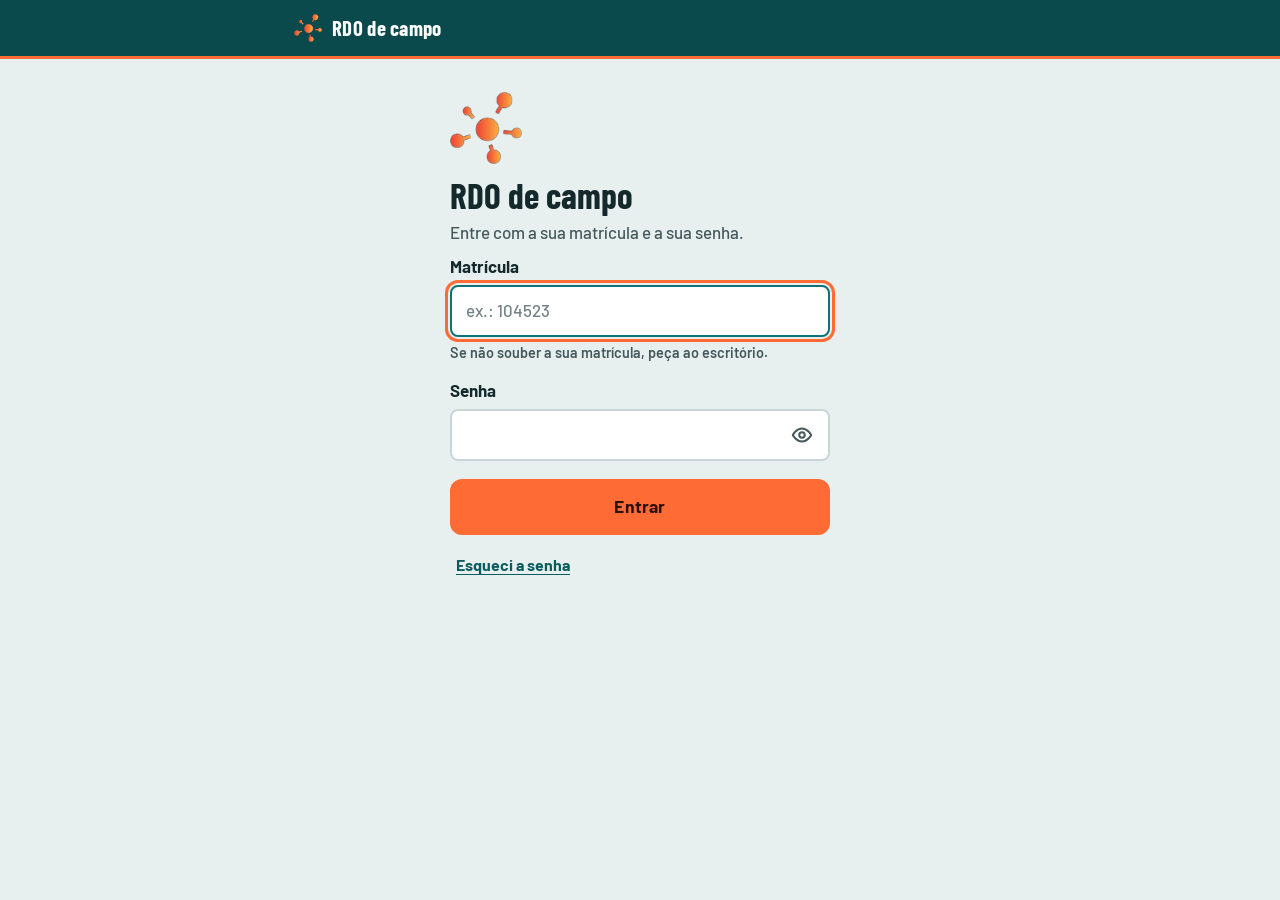
<file: campo/index.html>
<!doctype html>
<html lang="pt-BR">
<head>
  <meta charset="utf-8">
<script src="../modo.js"></script>
<script>if (window.RDO_MODO === 'teste') location.replace('../demo/campo/');</script>
  <meta name="viewport" content="width=device-width, initial-scale=1, viewport-fit=cover">
  <meta name="theme-color" content="#0a4a4d">
  <meta name="color-scheme" content="light dark">
  <meta name="apple-mobile-web-app-capable" content="yes">
  <meta name="mobile-web-app-capable" content="yes">
  <meta name="apple-mobile-web-app-status-bar-style" content="black-translucent">
  <meta name="apple-mobile-web-app-title" content="RDO Mariuá">
  <title>RDO de campo · Mariuá</title>
  <link rel="manifest" href="manifest.webmanifest">
  <link rel="icon" href="icons/favicon-32.png" sizes="32x32">
  <link rel="apple-touch-icon" href="icons/apple-touch-icon.png">
  <link rel="preload" href="fonts/barlow-latin-500-normal.woff2" as="font" type="font/woff2" crossorigin>
  <link rel="preload" href="fonts/barlow-latin-700-normal.woff2" as="font" type="font/woff2" crossorigin>
  <link rel="stylesheet" href="app.css">
</head>
<body>

<!-- Barra do topo: muda de conteúdo conforme a tela -->
<header class="topo" id="topo">
  <div class="topo-in">
    <button class="topo-voltar" id="topo-voltar" type="button" hidden>
      <svg viewBox="0 0 24 24" aria-hidden="true"><path d="M15 5l-7 7 7 7"/></svg>
      <span>Voltar</span>
    </button>
    <div class="topo-marca" id="topo-marca">
      <img src="icons/logo-96.png" alt="" width="28" height="28">
      <div class="topo-tx">
        <strong id="topo-titulo">RDO de campo</strong>
        <span id="topo-sub"></span>
      </div>
    </div>
    <button class="selo" id="selo" type="button" hidden aria-live="polite">
      <span class="selo-ponto" aria-hidden="true"></span>
      <span id="selo-tx">Tudo enviado</span>
    </button>
  </div>
</header>

<main id="app">

  <!-- Abrindo -->
  <section class="tela" id="tela-abrindo">
    <div class="abrindo"><img src="icons/logo-96.png" alt="" width="64" height="64"><p>Abrindo…</p></div>
  </section>

  <!-- Login -->
  <section class="tela" id="tela-login" hidden>
    <div class="login">
      <img src="icons/logo-96.png" alt="" width="72" height="72" class="login-logo">
      <h1>RDO de campo</h1>
      <p class="login-sub">Entre com a sua matrícula e a sua senha.</p>
      <form id="form-login" novalidate>
        <label for="lg-usuario">Matrícula</label>
        <input id="lg-usuario" type="text" inputmode="numeric" autocomplete="username" autocapitalize="none" autocorrect="off" spellcheck="false"
               placeholder="ex.: 104523" aria-describedby="lg-usuario-dica" required>
        <p class="dica-campo" id="lg-usuario-dica">Se não souber a sua matrícula, peça ao escritório.</p>
        <label for="lg-senha">Senha</label>
        <div class="senha">
          <input id="lg-senha" type="password" autocomplete="current-password" required>
          <button type="button" class="senha-ver" id="lg-ver" aria-label="Mostrar senha" aria-pressed="false">
            <svg viewBox="0 0 24 24" aria-hidden="true"><path d="M2 12s3.6-7 10-7 10 7 10 7-3.6 7-10 7S2 12 2 12z"/><circle cx="12" cy="12" r="3"/></svg>
          </button>
        </div>
        <p class="msg" id="lg-msg" role="alert"></p>
        <button class="bt bt-sinal" type="submit" id="lg-entrar">Entrar</button>
        <button class="bt-link" type="button" id="lg-esqueci">Esqueci a senha</button>
      </form>
    </div>
  </section>

  <!-- Escolher equipe -->
  <section class="tela" id="tela-equipe" hidden>
    <div class="miolo">
      <h1 class="tit">Qual é a sua equipe?</h1>
      <p class="sub">Escolha uma vez. O app guarda neste celular, e dá para trocar depois em Ajustes.</p>
      <label class="rot" for="eq-busca">Procurar por nome ou código</label>
      <input id="eq-busca" type="search" autocomplete="off" placeholder="Ex.: Alan ou ALAN-IRC">
      <p class="msg" id="eq-msg"></p>
      <ul class="lista-eq" id="eq-lista"></ul>
      <details class="eq-manual" id="eq-manual">
        <summary>Minha equipe não está na lista</summary>
        <label class="rot" for="eq-m-cod">Código da equipe</label>
        <input id="eq-m-cod" type="text" autocapitalize="characters" placeholder="Ex.: ALAN-IRC">
        <label class="rot" for="eq-m-enc">Nome do encarregado</label>
        <input id="eq-m-enc" type="text" autocapitalize="words">
        <button class="bt bt-linha" type="button" id="eq-m-ok">Usar esta equipe</button>
      </details>
    </div>
  </section>

  <!-- Início -->
  <section class="tela" id="tela-inicio" hidden>
    <div class="miolo">
      <p class="hoje-dia" id="ini-dia"></p>
      <h1 class="hoje-eq" id="ini-eq"></h1>
      <p class="hoje-enc" id="ini-enc"></p>

      <div class="recados" id="ini-recado" hidden></div>
      <div class="aviso" id="ini-aviso" hidden></div>

      <div id="ini-prog-bloco" hidden>
        <div class="sec-cab">
          <h2 class="sec-tit">Programado para hoje</h2>
          <button class="bt bt-linha bt-p bt-sinc" type="button" id="ini-sinc" aria-describedby="ini-prog-quando">
            <svg viewBox="0 0 24 24" aria-hidden="true"><path d="M20 11a8 8 0 0 0-14.6-4.4L4 8"/><path d="M4 3v5h5"/><path d="M4 13a8 8 0 0 0 14.6 4.4L20 16"/><path d="M20 21v-5h-5"/></svg>
            <span id="ini-sinc-tx">Sincronizar</span>
          </button>
        </div>
        <p class="sec-nota" id="ini-prog-quando" aria-live="polite"></p>
        <ul class="linhas" id="ini-prog"></ul>
      </div>

      <h2 class="sec-tit">RDOs de hoje</h2>
      <ul class="linhas" id="ini-hoje"></ul>

      <div id="ini-ant-bloco" hidden>
        <h2 class="sec-tit">Dias anteriores</h2>
        <ul class="linhas" id="ini-ant"></ul>
      </div>

      <div class="instalar" id="ini-instalar" hidden>
        <p id="ini-instalar-tx"></p>
        <div class="instalar-bts">
          <button class="bt bt-linha bt-p" type="button" id="ini-instalar-bt">Instalar</button>
          <button class="bt-link" type="button" id="ini-instalar-nao">Agora não</button>
        </div>
      </div>

      <button class="bt-link ajustes" type="button" id="ini-ajustes">
        <svg viewBox="0 0 24 24" aria-hidden="true"><circle cx="12" cy="12" r="3"/><path d="M19.4 15a1.7 1.7 0 0 0 .3 1.8l.1.1a2 2 0 1 1-2.8 2.8l-.1-.1a1.7 1.7 0 0 0-1.8-.3 1.7 1.7 0 0 0-1 1.5V21a2 2 0 1 1-4 0v-.1a1.7 1.7 0 0 0-1.1-1.5 1.7 1.7 0 0 0-1.8.3l-.1.1a2 2 0 1 1-2.8-2.8l.1-.1a1.7 1.7 0 0 0 .3-1.8 1.7 1.7 0 0 0-1.5-1H3a2 2 0 1 1 0-4h.1a1.7 1.7 0 0 0 1.5-1.1 1.7 1.7 0 0 0-.3-1.8l-.1-.1a2 2 0 1 1 2.8-2.8l.1.1a1.7 1.7 0 0 0 1.8.3H9a1.7 1.7 0 0 0 1-1.5V3a2 2 0 1 1 4 0v.1a1.7 1.7 0 0 0 1 1.5 1.7 1.7 0 0 0 1.8-.3l.1-.1a2 2 0 1 1 2.8 2.8l-.1.1a1.7 1.7 0 0 0-.3 1.8V9a1.7 1.7 0 0 0 1.5 1H21a2 2 0 1 1 0 4h-.1a1.7 1.7 0 0 0-1.5 1z"/></svg>
        Ajustes
      </button>
    </div>
    <div class="rodape">
      <button class="bt bt-sinal" type="button" id="ini-novo">
        <svg viewBox="0 0 24 24" aria-hidden="true"><path d="M12 5v14M5 12h14"/></svg>
        Novo RDO
      </button>
    </div>
  </section>

  <!-- Editor do RDO -->
  <section class="tela" id="tela-rdo" hidden>
    <nav class="trilho" id="trilho" aria-label="Partes do RDO"></nav>
    <form class="rdo" id="form-rdo" novalidate autocomplete="off">

      <fieldset class="parte" id="p-obra" data-parte="obra">
        <legend>Obra</legend>
        <label class="rot" for="r-data">Dia do serviço</label>
        <input id="r-data" name="data" type="date" required>
        <div id="r-prog-bloco" hidden>
          <p class="rot">Programado para a equipe neste dia</p>
          <div class="escolhas-obra" id="r-prog" role="radiogroup" aria-label="Obra programada"></div>
        </div>
        <div class="dupla">
          <div>
            <label class="rot" for="r-pep">PEP ou nº da obra</label>
            <input id="r-pep" name="pep" type="text" autocapitalize="characters">
          </div>
          <div>
            <label class="rot" for="r-mun">Município</label>
            <input id="r-mun" name="municipio" type="text" autocapitalize="words">
          </div>
        </div>
        <label class="rot" for="r-nome">Nome da obra</label>
        <input id="r-nome" name="nome_obra" type="text">
        <label class="rot" for="r-ativ">Atividade programada</label>
        <input id="r-ativ" name="atividade" type="text">
      </fieldset>

      <fieldset class="parte" id="p-horario" data-parte="horario">
        <legend>Horário</legend>
        <div class="dupla horas">
          <div>
            <label class="rot" for="r-ini">Início</label>
            <div class="hora">
              <input id="r-ini" name="hora_inicio" type="time" required>
              <button class="bt-agora" type="button" data-agora="r-ini">Agora</button>
            </div>
          </div>
          <div>
            <label class="rot" for="r-fim">Término</label>
            <div class="hora">
              <input id="r-fim" name="hora_fim" type="time">
              <button class="bt-agora" type="button" data-agora="r-fim">Agora</button>
            </div>
          </div>
        </div>
      </fieldset>

      <fieldset class="parte" id="p-clima" data-parte="clima">
        <legend>Clima</legend>
        <p class="rot" id="rot-manha">Manhã</p>
        <div class="seg" role="radiogroup" aria-labelledby="rot-manha" data-campo="clima_manha"></div>
        <p class="rot" id="rot-tarde">Tarde</p>
        <div class="seg" role="radiogroup" aria-labelledby="rot-tarde" data-campo="clima_tarde"></div>
      </fieldset>

      <fieldset class="parte" id="p-equipe" data-parte="equipe">
        <legend>Quem trabalhou</legend>
        <div id="r-nomes-bloco" hidden>
          <p class="sub-p">Desmarque quem faltou.</p>
          <ul class="nomes" id="r-nomes"></ul>
        </div>
        <div class="contador" id="r-efetivo-bloco">
          <span class="rot" id="rot-efetivo">Pessoas na equipe hoje</span>
          <div class="passo" role="group" aria-labelledby="rot-efetivo">
            <button type="button" class="passo-bt" data-passo="-1" aria-label="Menos uma pessoa">−</button>
            <output id="r-efetivo" aria-live="polite">0</output>
            <button type="button" class="passo-bt" data-passo="1" aria-label="Mais uma pessoa">+</button>
          </div>
        </div>
      </fieldset>

      <fieldset class="parte" id="p-servicos" data-parte="servicos">
        <legend>Serviços executados</legend>
        <ul class="servicos" id="r-servicos"></ul>
        <button class="bt bt-linha" type="button" id="r-add-serv">
          <svg viewBox="0 0 24 24" aria-hidden="true"><path d="M12 5v14M5 12h14"/></svg>
          Apontar serviço
        </button>
      </fieldset>

      <fieldset class="parte" id="p-parada" data-parte="parada">
        <legend>Paralisação</legend>
        <label class="chave">
          <input type="checkbox" id="r-parou">
          <span class="chave-tx">Houve paralisação ou interferência</span>
          <span class="chave-trilho" aria-hidden="true"></span>
        </label>
        <div id="r-parada-bloco" hidden>
          <p class="rot" id="rot-motivo">Motivo</p>
          <div class="chips" role="radiogroup" aria-labelledby="rot-motivo" id="r-motivos"></div>
          <div class="contador">
            <span class="rot" id="rot-horas">Tempo parado</span>
            <div class="passo" role="group" aria-labelledby="rot-horas">
              <button type="button" class="passo-bt" data-horas="-0.5" aria-label="Menos meia hora">−</button>
              <output id="r-horas" aria-live="polite">0 h</output>
              <button type="button" class="passo-bt" data-horas="0.5" aria-label="Mais meia hora">+</button>
            </div>
          </div>
          <label class="rot" for="r-parada-desc">O que aconteceu</label>
          <textarea id="r-parada-desc" rows="3"></textarea>
        </div>
      </fieldset>

      <fieldset class="parte" id="p-fotos" data-parte="fotos">
        <legend>Fotos</legend>
        <p class="rot" id="rot-etapa">As próximas fotos são de</p>
        <div class="seg seg-etapa" role="radiogroup" aria-labelledby="rot-etapa" id="r-etapa"></div>
        <p class="gps" id="r-gps"><span class="gps-ponto" aria-hidden="true"></span><span id="r-gps-tx">Procurando localização…</span></p>
        <div class="foto-bts">
          <label class="bt bt-sinal foto-cam">
            <input type="file" accept="image/*" capture="environment" id="r-cam" hidden>
            <svg viewBox="0 0 24 24" aria-hidden="true"><path d="M4 8h3l2-3h6l2 3h3v11H4z"/><circle cx="12" cy="13" r="3.5"/></svg>
            Tirar foto
          </label>
          <label class="bt bt-linha foto-gal">
            <input type="file" accept="image/*" multiple id="r-gal" hidden>
            Da galeria
          </label>
        </div>
        <p class="msg" id="r-foto-msg" role="status"></p>
        <ul class="fotos" id="r-fotos"></ul>
      </fieldset>

      <fieldset class="parte" id="p-obs" data-parte="obs">
        <legend>Observações</legend>
        <label class="rot" for="r-obs">Algo mais que o escritório precisa saber</label>
        <textarea id="r-obs" rows="4"></textarea>
      </fieldset>

      <div class="descartar">
        <button class="bt-link bt-perigo" type="button" id="r-descartar">Descartar este rascunho</button>
      </div>
    </form>
    <div class="rodape">
      <p class="salvo" id="r-salvo" aria-live="polite"></p>
      <button class="bt bt-sinal" type="button" id="r-enviar">Enviar RDO</button>
    </div>
  </section>

  <!-- Ver RDO enviado / na fila -->
  <section class="tela" id="tela-ver" hidden>
    <div class="miolo" id="ver-corpo"></div>
    <div class="rodape" id="ver-rodape" hidden></div>
  </section>

</main>

<!-- Foto aberta -->
<dialog class="folha" id="dlg-foto" aria-labelledby="dlg-foto-tit">
  <form method="dialog" class="folha-in">
    <h2 class="folha-tit" id="dlg-foto-tit">Foto</h2>
    <img id="dlg-foto-img" alt="">
    <p class="rot" id="rot-dlg-etapa">Etapa</p>
    <div class="seg" role="radiogroup" aria-labelledby="rot-dlg-etapa" id="dlg-foto-etapa"></div>
    <label class="rot" for="dlg-foto-leg">Legenda</label>
    <input id="dlg-foto-leg" type="text" placeholder="Ex.: poste 3 implantado">
    <div class="folha-bts">
      <button class="bt bt-linha" value="ok" type="submit">Pronto</button>
      <button class="bt-link bt-perigo" value="apagar" type="submit" id="dlg-foto-apagar">Apagar foto</button>
    </div>
  </form>
</dialog>

<!-- Escolher serviço da lista (precificação) -->
<dialog class="folha folha-cheia" id="dlg-serv" aria-labelledby="dlg-serv-tit">
  <div class="folha-in sp">
    <div class="sp-cab">
      <h2 class="folha-tit" id="dlg-serv-tit">Apontar serviço</h2>
      <button type="button" class="bt-link" id="dlg-serv-fechar">Fechar</button>
    </div>
    <label class="sr" for="dlg-serv-busca">Procurar serviço</label>
    <input id="dlg-serv-busca" type="search" autocomplete="off" enterkeyhint="search" placeholder="Nome ou código. Ex.: poste, cruzeta, 131">
    <div class="sp-grupos" id="dlg-serv-grupos" role="radiogroup" aria-label="Grupo de serviço"></div>
    <div class="sp-lista" id="dlg-serv-lista" aria-live="polite"></div>
    <details class="sp-livre" id="dlg-serv-livre">
      <summary>O serviço não está na lista</summary>
      <label class="rot" for="dlg-serv-livre-d">O que foi feito</label>
      <input id="dlg-serv-livre-d" type="text" autocapitalize="sentences">
      <label class="rot" for="dlg-serv-livre-u">Unidade</label>
      <select id="dlg-serv-livre-u">
        <option value="UN">un</option><option value="M">m</option><option value="kg">kg</option><option value="m2">m²</option><option value="TKM">t·km</option>
      </select>
      <button class="bt bt-linha" type="button" id="dlg-serv-livre-ok">Apontar fora da lista</button>
    </details>
  </div>
</dialog>

<!-- Faltando dados -->
<dialog class="folha" id="dlg-falta" aria-labelledby="dlg-falta-tit">
  <form method="dialog" class="folha-in">
    <h2 class="folha-tit" id="dlg-falta-tit">Falta preencher</h2>
    <ul class="falta" id="dlg-falta-lista"></ul>
    <div class="folha-bts">
      <button class="bt bt-linha" value="ok" type="submit">Voltar ao RDO</button>
    </div>
  </form>
</dialog>

<!-- Confirmação genérica -->
<dialog class="folha" id="dlg-conf" aria-labelledby="dlg-conf-tit">
  <form method="dialog" class="folha-in">
    <h2 class="folha-tit" id="dlg-conf-tit"></h2>
    <p class="folha-p" id="dlg-conf-tx"></p>
    <div class="folha-bts">
      <button class="bt" value="sim" type="submit" id="dlg-conf-sim">Confirmar</button>
      <button class="bt-link" value="nao" type="submit">Cancelar</button>
    </div>
  </form>
</dialog>

<!-- Ajustes -->
<dialog class="folha" id="dlg-ajustes" aria-labelledby="dlg-aj-tit">
  <form method="dialog" class="folha-in">
    <h2 class="folha-tit" id="dlg-aj-tit">Ajustes</h2>
    <dl class="ficha" id="dlg-aj-ficha"></dl>
    <div class="folha-bts folha-bts-col">
      <button class="bt bt-linha" value="equipe" type="submit">Trocar de equipe</button>
      <button class="bt bt-linha" value="atualizar" type="submit">Atualizar equipes, programação e serviços</button>
      <button class="bt bt-linha" value="versao" type="submit">Procurar atualização do app</button>
      <button class="bt-link bt-perigo" value="sair" type="submit">Sair da conta</button>
      <button class="bt-link" value="fechar" type="submit">Fechar</button>
    </div>
  </form>
</dialog>

<div class="atualizacao" id="atualizacao" role="alertdialog" aria-labelledby="atu-tit" aria-describedby="atu-tx" hidden>
  <div class="atu-cab">
    <svg viewBox="0 0 24 24" aria-hidden="true"><path d="M21 12a9 9 0 1 1-3-6.7L21 8"/><path d="M21 3v5h-5"/></svg>
    <div>
      <b id="atu-tit">Nova versão do app</b>
      <p id="atu-tx">Leva poucos segundos, e o que você preencheu fica salvo.</p>
    </div>
  </div>
  <ul class="atu-notas" id="atu-notas" hidden></ul>
  <div class="atu-bts">
    <button type="button" class="bt bt-sinal" id="atu-agora">Atualizar agora</button>
    <button type="button" class="bt-link" id="atu-depois">Depois</button>
  </div>
</div>

<div class="avisos" id="avisos" role="status" aria-live="polite"></div>

<script src="vendor/supabase-2.118.0.js"></script>
<script src="servicos-padrao.js"></script>
<script src="app.js"></script>
</body>
</html>
</file>
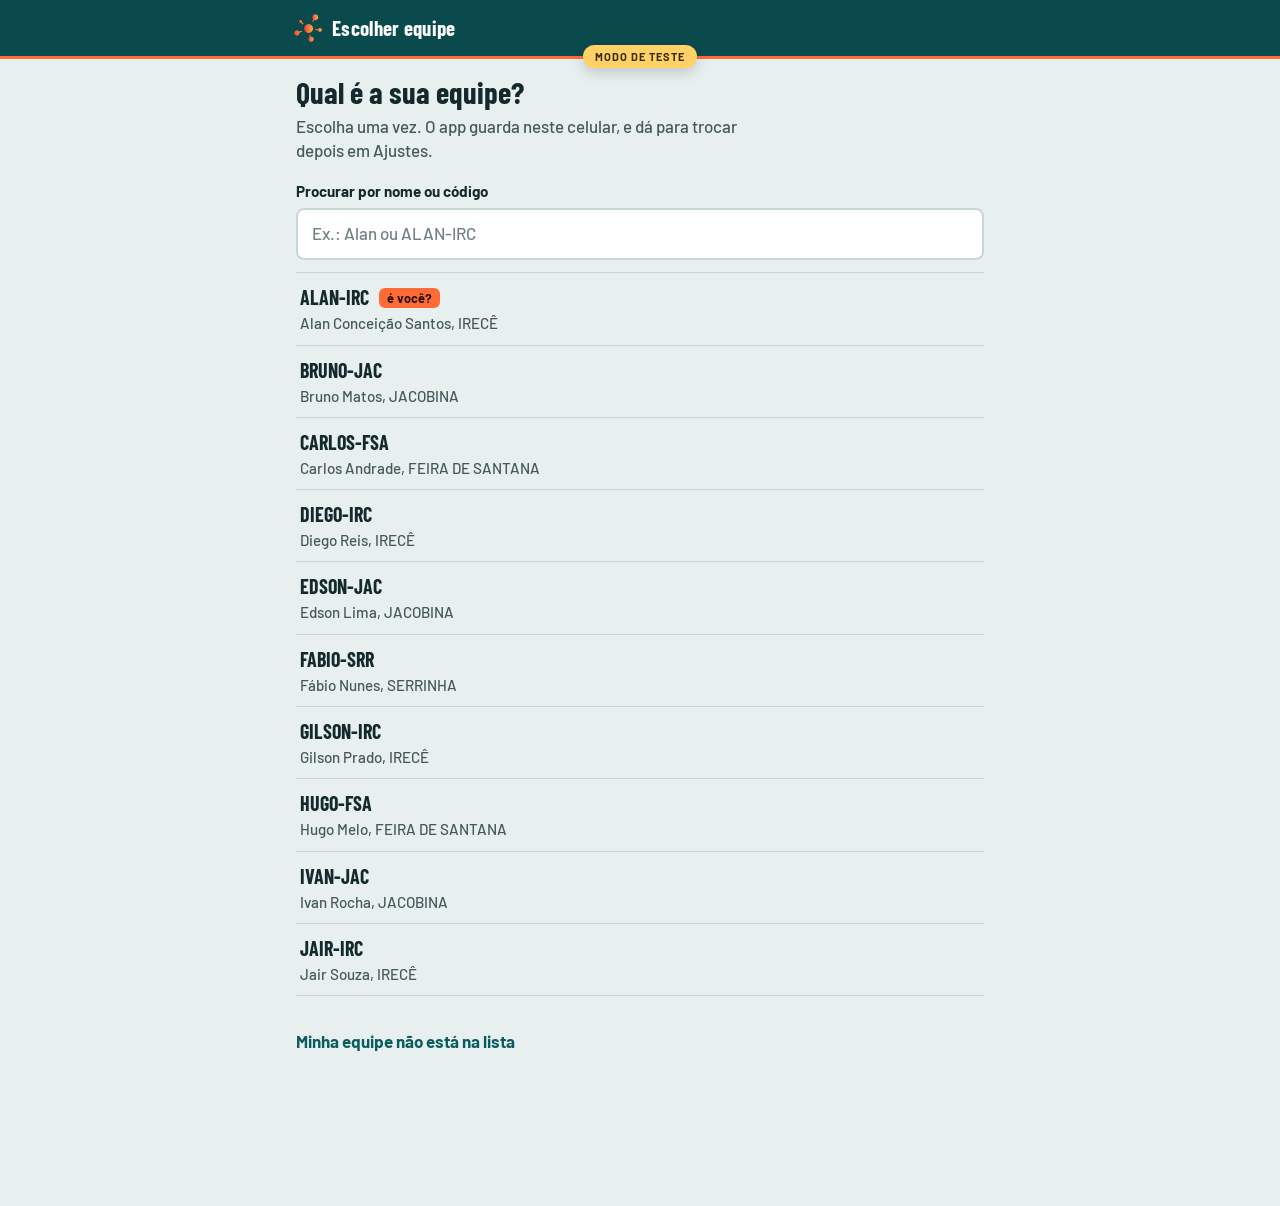
<file: demo/campo/index.html>
<!doctype html>
<html lang="pt-BR">
<head>
  <meta charset="utf-8">
  <meta name="viewport" content="width=device-width, initial-scale=1, viewport-fit=cover">
  <meta name="theme-color" content="#0a4a4d">
  <meta name="color-scheme" content="light dark">
  <meta name="apple-mobile-web-app-capable" content="yes">
  <meta name="mobile-web-app-capable" content="yes">
  <meta name="apple-mobile-web-app-status-bar-style" content="black-translucent">
  <meta name="apple-mobile-web-app-title" content="RDO Mariuá">
  <title>Teste · RDO de campo · Mariuá</title>
  <link rel="icon" href="../../campo/icons/favicon-32.png" sizes="32x32">
  <link rel="apple-touch-icon" href="../../campo/icons/apple-touch-icon.png">
  <link rel="preload" href="../../campo/fonts/barlow-latin-500-normal.woff2" as="font" type="font/woff2" crossorigin>
  <link rel="preload" href="../../campo/fonts/barlow-latin-700-normal.woff2" as="font" type="font/woff2" crossorigin>
  <link rel="stylesheet" href="../../campo/app.css">
</head>
<body>

<!-- Barra do topo: muda de conteúdo conforme a tela -->
<header class="topo" id="topo">
  <div class="topo-in">
    <button class="topo-voltar" id="topo-voltar" type="button" hidden>
      <svg viewBox="0 0 24 24" aria-hidden="true"><path d="M15 5l-7 7 7 7"/></svg>
      <span>Voltar</span>
    </button>
    <div class="topo-marca" id="topo-marca">
      <img src="../../campo/icons/logo-96.png" alt="" width="28" height="28">
      <div class="topo-tx">
        <strong id="topo-titulo">RDO de campo</strong>
        <span id="topo-sub"></span>
      </div>
    </div>
    <button class="selo" id="selo" type="button" hidden aria-live="polite">
      <span class="selo-ponto" aria-hidden="true"></span>
      <span id="selo-tx">Tudo enviado</span>
    </button>
  </div>
</header>

<main id="app">

  <!-- Abrindo -->
  <section class="tela" id="tela-abrindo">
    <div class="abrindo"><img src="../../campo/icons/logo-96.png" alt="" width="64" height="64"><p>Abrindo…</p></div>
  </section>

  <!-- Login -->
  <section class="tela" id="tela-login" hidden>
    <div class="login">
      <img src="../../campo/icons/logo-96.png" alt="" width="72" height="72" class="login-logo">
      <h1>RDO de campo</h1>
      <p class="login-sub">Entre com a sua matrícula e a sua senha.</p>
      <form id="form-login" novalidate>
        <label for="lg-usuario">Matrícula</label>
        <input id="lg-usuario" type="text" inputmode="numeric" autocomplete="username" autocapitalize="none" autocorrect="off" spellcheck="false"
               placeholder="ex.: 104523" aria-describedby="lg-usuario-dica" required>
        <p class="dica-campo" id="lg-usuario-dica">Se não souber a sua matrícula, peça ao escritório.</p>
        <label for="lg-senha">Senha</label>
        <div class="senha">
          <input id="lg-senha" type="password" autocomplete="current-password" required>
          <button type="button" class="senha-ver" id="lg-ver" aria-label="Mostrar senha" aria-pressed="false">
            <svg viewBox="0 0 24 24" aria-hidden="true"><path d="M2 12s3.6-7 10-7 10 7 10 7-3.6 7-10 7S2 12 2 12z"/><circle cx="12" cy="12" r="3"/></svg>
          </button>
        </div>
        <p class="msg" id="lg-msg" role="alert"></p>
        <button class="bt bt-sinal" type="submit" id="lg-entrar">Entrar</button>
        <button class="bt-link" type="button" id="lg-esqueci">Esqueci a senha</button>
      </form>
    </div>
  </section>

  <!-- Escolher equipe -->
  <section class="tela" id="tela-equipe" hidden>
    <div class="miolo">
      <h1 class="tit">Qual é a sua equipe?</h1>
      <p class="sub">Escolha uma vez. O app guarda neste celular, e dá para trocar depois em Ajustes.</p>
      <label class="rot" for="eq-busca">Procurar por nome ou código</label>
      <input id="eq-busca" type="search" autocomplete="off" placeholder="Ex.: Alan ou ALAN-IRC">
      <p class="msg" id="eq-msg"></p>
      <ul class="lista-eq" id="eq-lista"></ul>
      <details class="eq-manual" id="eq-manual">
        <summary>Minha equipe não está na lista</summary>
        <label class="rot" for="eq-m-cod">Código da equipe</label>
        <input id="eq-m-cod" type="text" autocapitalize="characters" placeholder="Ex.: ALAN-IRC">
        <label class="rot" for="eq-m-enc">Nome do encarregado</label>
        <input id="eq-m-enc" type="text" autocapitalize="words">
        <button class="bt bt-linha" type="button" id="eq-m-ok">Usar esta equipe</button>
      </details>
    </div>
  </section>

  <!-- Início -->
  <section class="tela" id="tela-inicio" hidden>
    <div class="miolo">
      <p class="hoje-dia" id="ini-dia"></p>
      <h1 class="hoje-eq" id="ini-eq"></h1>
      <p class="hoje-enc" id="ini-enc"></p>

      <div class="recados" id="ini-recado" hidden></div>
      <div class="aviso" id="ini-aviso" hidden></div>

      <div id="ini-prog-bloco" hidden>
        <div class="sec-cab">
          <h2 class="sec-tit">Programado para hoje</h2>
          <button class="bt bt-linha bt-p bt-sinc" type="button" id="ini-sinc" aria-describedby="ini-prog-quando">
            <svg viewBox="0 0 24 24" aria-hidden="true"><path d="M20 11a8 8 0 0 0-14.6-4.4L4 8"/><path d="M4 3v5h5"/><path d="M4 13a8 8 0 0 0 14.6 4.4L20 16"/><path d="M20 21v-5h-5"/></svg>
            <span id="ini-sinc-tx">Sincronizar</span>
          </button>
        </div>
        <p class="sec-nota" id="ini-prog-quando" aria-live="polite"></p>
        <ul class="linhas" id="ini-prog"></ul>
      </div>

      <h2 class="sec-tit">RDOs de hoje</h2>
      <ul class="linhas" id="ini-hoje"></ul>

      <div id="ini-ant-bloco" hidden>
        <h2 class="sec-tit">Dias anteriores</h2>
        <ul class="linhas" id="ini-ant"></ul>
      </div>

      <div class="instalar" id="ini-instalar" hidden>
        <p id="ini-instalar-tx"></p>
        <div class="instalar-bts">
          <button class="bt bt-linha bt-p" type="button" id="ini-instalar-bt">Instalar</button>
          <button class="bt-link" type="button" id="ini-instalar-nao">Agora não</button>
        </div>
      </div>

      <button class="bt-link ajustes" type="button" id="ini-ajustes">
        <svg viewBox="0 0 24 24" aria-hidden="true"><circle cx="12" cy="12" r="3"/><path d="M19.4 15a1.7 1.7 0 0 0 .3 1.8l.1.1a2 2 0 1 1-2.8 2.8l-.1-.1a1.7 1.7 0 0 0-1.8-.3 1.7 1.7 0 0 0-1 1.5V21a2 2 0 1 1-4 0v-.1a1.7 1.7 0 0 0-1.1-1.5 1.7 1.7 0 0 0-1.8.3l-.1.1a2 2 0 1 1-2.8-2.8l.1-.1a1.7 1.7 0 0 0 .3-1.8 1.7 1.7 0 0 0-1.5-1H3a2 2 0 1 1 0-4h.1a1.7 1.7 0 0 0 1.5-1.1 1.7 1.7 0 0 0-.3-1.8l-.1-.1a2 2 0 1 1 2.8-2.8l.1.1a1.7 1.7 0 0 0 1.8.3H9a1.7 1.7 0 0 0 1-1.5V3a2 2 0 1 1 4 0v.1a1.7 1.7 0 0 0 1 1.5 1.7 1.7 0 0 0 1.8-.3l.1-.1a2 2 0 1 1 2.8 2.8l-.1.1a1.7 1.7 0 0 0-.3 1.8V9a1.7 1.7 0 0 0 1.5 1H21a2 2 0 1 1 0 4h-.1a1.7 1.7 0 0 0-1.5 1z"/></svg>
        Ajustes
      </button>
    </div>
    <div class="rodape">
      <button class="bt bt-sinal" type="button" id="ini-novo">
        <svg viewBox="0 0 24 24" aria-hidden="true"><path d="M12 5v14M5 12h14"/></svg>
        Novo RDO
      </button>
    </div>
  </section>

  <!-- Editor do RDO -->
  <section class="tela" id="tela-rdo" hidden>
    <nav class="trilho" id="trilho" aria-label="Partes do RDO"></nav>
    <form class="rdo" id="form-rdo" novalidate autocomplete="off">

      <fieldset class="parte" id="p-obra" data-parte="obra">
        <legend>Obra</legend>
        <label class="rot" for="r-data">Dia do serviço</label>
        <input id="r-data" name="data" type="date" required>
        <div id="r-prog-bloco" hidden>
          <p class="rot">Programado para a equipe neste dia</p>
          <div class="escolhas-obra" id="r-prog" role="radiogroup" aria-label="Obra programada"></div>
        </div>
        <div class="dupla">
          <div>
            <label class="rot" for="r-pep">PEP ou nº da obra</label>
            <input id="r-pep" name="pep" type="text" autocapitalize="characters">
          </div>
          <div>
            <label class="rot" for="r-mun">Município</label>
            <input id="r-mun" name="municipio" type="text" autocapitalize="words">
          </div>
        </div>
        <label class="rot" for="r-nome">Nome da obra</label>
        <input id="r-nome" name="nome_obra" type="text">
        <label class="rot" for="r-ativ">Atividade programada</label>
        <input id="r-ativ" name="atividade" type="text">
      </fieldset>

      <fieldset class="parte" id="p-horario" data-parte="horario">
        <legend>Horário</legend>
        <div class="dupla horas">
          <div>
            <label class="rot" for="r-ini">Início</label>
            <div class="hora">
              <input id="r-ini" name="hora_inicio" type="time" required>
              <button class="bt-agora" type="button" data-agora="r-ini">Agora</button>
            </div>
          </div>
          <div>
            <label class="rot" for="r-fim">Término</label>
            <div class="hora">
              <input id="r-fim" name="hora_fim" type="time">
              <button class="bt-agora" type="button" data-agora="r-fim">Agora</button>
            </div>
          </div>
        </div>
      </fieldset>

      <fieldset class="parte" id="p-clima" data-parte="clima">
        <legend>Clima</legend>
        <p class="rot" id="rot-manha">Manhã</p>
        <div class="seg" role="radiogroup" aria-labelledby="rot-manha" data-campo="clima_manha"></div>
        <p class="rot" id="rot-tarde">Tarde</p>
        <div class="seg" role="radiogroup" aria-labelledby="rot-tarde" data-campo="clima_tarde"></div>
      </fieldset>

      <fieldset class="parte" id="p-equipe" data-parte="equipe">
        <legend>Quem trabalhou</legend>
        <div id="r-nomes-bloco" hidden>
          <p class="sub-p">Desmarque quem faltou.</p>
          <ul class="nomes" id="r-nomes"></ul>
        </div>
        <div class="contador" id="r-efetivo-bloco">
          <span class="rot" id="rot-efetivo">Pessoas na equipe hoje</span>
          <div class="passo" role="group" aria-labelledby="rot-efetivo">
            <button type="button" class="passo-bt" data-passo="-1" aria-label="Menos uma pessoa">−</button>
            <output id="r-efetivo" aria-live="polite">0</output>
            <button type="button" class="passo-bt" data-passo="1" aria-label="Mais uma pessoa">+</button>
          </div>
        </div>
      </fieldset>

      <fieldset class="parte" id="p-servicos" data-parte="servicos">
        <legend>Serviços executados</legend>
        <ul class="servicos" id="r-servicos"></ul>
        <button class="bt bt-linha" type="button" id="r-add-serv">
          <svg viewBox="0 0 24 24" aria-hidden="true"><path d="M12 5v14M5 12h14"/></svg>
          Apontar serviço
        </button>
      </fieldset>

      <fieldset class="parte" id="p-parada" data-parte="parada">
        <legend>Paralisação</legend>
        <label class="chave">
          <input type="checkbox" id="r-parou">
          <span class="chave-tx">Houve paralisação ou interferência</span>
          <span class="chave-trilho" aria-hidden="true"></span>
        </label>
        <div id="r-parada-bloco" hidden>
          <p class="rot" id="rot-motivo">Motivo</p>
          <div class="chips" role="radiogroup" aria-labelledby="rot-motivo" id="r-motivos"></div>
          <div class="contador">
            <span class="rot" id="rot-horas">Tempo parado</span>
            <div class="passo" role="group" aria-labelledby="rot-horas">
              <button type="button" class="passo-bt" data-horas="-0.5" aria-label="Menos meia hora">−</button>
              <output id="r-horas" aria-live="polite">0 h</output>
              <button type="button" class="passo-bt" data-horas="0.5" aria-label="Mais meia hora">+</button>
            </div>
          </div>
          <label class="rot" for="r-parada-desc">O que aconteceu</label>
          <textarea id="r-parada-desc" rows="3"></textarea>
        </div>
      </fieldset>

      <fieldset class="parte" id="p-fotos" data-parte="fotos">
        <legend>Fotos</legend>
        <p class="rot" id="rot-etapa">As próximas fotos são de</p>
        <div class="seg seg-etapa" role="radiogroup" aria-labelledby="rot-etapa" id="r-etapa"></div>
        <p class="gps" id="r-gps"><span class="gps-ponto" aria-hidden="true"></span><span id="r-gps-tx">Procurando localização…</span></p>
        <div class="foto-bts">
          <label class="bt bt-sinal foto-cam">
            <input type="file" accept="image/*" capture="environment" id="r-cam" hidden>
            <svg viewBox="0 0 24 24" aria-hidden="true"><path d="M4 8h3l2-3h6l2 3h3v11H4z"/><circle cx="12" cy="13" r="3.5"/></svg>
            Tirar foto
          </label>
          <label class="bt bt-linha foto-gal">
            <input type="file" accept="image/*" multiple id="r-gal" hidden>
            Da galeria
          </label>
        </div>
        <p class="msg" id="r-foto-msg" role="status"></p>
        <ul class="fotos" id="r-fotos"></ul>
      </fieldset>

      <fieldset class="parte" id="p-obs" data-parte="obs">
        <legend>Observações</legend>
        <label class="rot" for="r-obs">Algo mais que o escritório precisa saber</label>
        <textarea id="r-obs" rows="4"></textarea>
      </fieldset>

      <div class="descartar">
        <button class="bt-link bt-perigo" type="button" id="r-descartar">Descartar este rascunho</button>
      </div>
    </form>
    <div class="rodape">
      <p class="salvo" id="r-salvo" aria-live="polite"></p>
      <button class="bt bt-sinal" type="button" id="r-enviar">Enviar RDO</button>
    </div>
  </section>

  <!-- Ver RDO enviado / na fila -->
  <section class="tela" id="tela-ver" hidden>
    <div class="miolo" id="ver-corpo"></div>
    <div class="rodape" id="ver-rodape" hidden></div>
  </section>

</main>

<!-- Foto aberta -->
<dialog class="folha" id="dlg-foto" aria-labelledby="dlg-foto-tit">
  <form method="dialog" class="folha-in">
    <h2 class="folha-tit" id="dlg-foto-tit">Foto</h2>
    <img id="dlg-foto-img" alt="">
    <p class="rot" id="rot-dlg-etapa">Etapa</p>
    <div class="seg" role="radiogroup" aria-labelledby="rot-dlg-etapa" id="dlg-foto-etapa"></div>
    <label class="rot" for="dlg-foto-leg">Legenda</label>
    <input id="dlg-foto-leg" type="text" placeholder="Ex.: poste 3 implantado">
    <div class="folha-bts">
      <button class="bt bt-linha" value="ok" type="submit">Pronto</button>
      <button class="bt-link bt-perigo" value="apagar" type="submit" id="dlg-foto-apagar">Apagar foto</button>
    </div>
  </form>
</dialog>

<!-- Escolher serviço da lista (precificação) -->
<dialog class="folha folha-cheia" id="dlg-serv" aria-labelledby="dlg-serv-tit">
  <div class="folha-in sp">
    <div class="sp-cab">
      <h2 class="folha-tit" id="dlg-serv-tit">Apontar serviço</h2>
      <button type="button" class="bt-link" id="dlg-serv-fechar">Fechar</button>
    </div>
    <label class="sr" for="dlg-serv-busca">Procurar serviço</label>
    <input id="dlg-serv-busca" type="search" autocomplete="off" enterkeyhint="search" placeholder="Nome ou código. Ex.: poste, cruzeta, 131">
    <div class="sp-grupos" id="dlg-serv-grupos" role="radiogroup" aria-label="Grupo de serviço"></div>
    <div class="sp-lista" id="dlg-serv-lista" aria-live="polite"></div>
    <details class="sp-livre" id="dlg-serv-livre">
      <summary>O serviço não está na lista</summary>
      <label class="rot" for="dlg-serv-livre-d">O que foi feito</label>
      <input id="dlg-serv-livre-d" type="text" autocapitalize="sentences">
      <label class="rot" for="dlg-serv-livre-u">Unidade</label>
      <select id="dlg-serv-livre-u">
        <option value="UN">un</option><option value="M">m</option><option value="kg">kg</option><option value="m2">m²</option><option value="TKM">t·km</option>
      </select>
      <button class="bt bt-linha" type="button" id="dlg-serv-livre-ok">Apontar fora da lista</button>
    </details>
  </div>
</dialog>

<!-- Faltando dados -->
<dialog class="folha" id="dlg-falta" aria-labelledby="dlg-falta-tit">
  <form method="dialog" class="folha-in">
    <h2 class="folha-tit" id="dlg-falta-tit">Falta preencher</h2>
    <ul class="falta" id="dlg-falta-lista"></ul>
    <div class="folha-bts">
      <button class="bt bt-linha" value="ok" type="submit">Voltar ao RDO</button>
    </div>
  </form>
</dialog>

<!-- Confirmação genérica -->
<dialog class="folha" id="dlg-conf" aria-labelledby="dlg-conf-tit">
  <form method="dialog" class="folha-in">
    <h2 class="folha-tit" id="dlg-conf-tit"></h2>
    <p class="folha-p" id="dlg-conf-tx"></p>
    <div class="folha-bts">
      <button class="bt" value="sim" type="submit" id="dlg-conf-sim">Confirmar</button>
      <button class="bt-link" value="nao" type="submit">Cancelar</button>
    </div>
  </form>
</dialog>

<!-- Ajustes -->
<dialog class="folha" id="dlg-ajustes" aria-labelledby="dlg-aj-tit">
  <form method="dialog" class="folha-in">
    <h2 class="folha-tit" id="dlg-aj-tit">Ajustes</h2>
    <dl class="ficha" id="dlg-aj-ficha"></dl>
    <div class="folha-bts folha-bts-col">
      <button class="bt bt-linha" value="equipe" type="submit">Trocar de equipe</button>
      <button class="bt bt-linha" value="atualizar" type="submit">Atualizar equipes, programação e serviços</button>
      <button class="bt bt-linha" value="versao" type="submit">Procurar atualização do app</button>
      <button class="bt-link bt-perigo" value="sair" type="submit">Sair da conta</button>
      <button class="bt-link" value="fechar" type="submit">Fechar</button>
    </div>
  </form>
</dialog>

<div class="atualizacao" id="atualizacao" role="alertdialog" aria-labelledby="atu-tit" aria-describedby="atu-tx" hidden>
  <div class="atu-cab">
    <svg viewBox="0 0 24 24" aria-hidden="true"><path d="M21 12a9 9 0 1 1-3-6.7L21 8"/><path d="M21 3v5h-5"/></svg>
    <div>
      <b id="atu-tit">Nova versão do app</b>
      <p id="atu-tx">Leva poucos segundos, e o que você preencheu fica salvo.</p>
    </div>
  </div>
  <ul class="atu-notas" id="atu-notas" hidden></ul>
  <div class="atu-bts">
    <button type="button" class="bt bt-sinal" id="atu-agora">Atualizar agora</button>
    <button type="button" class="bt-link" id="atu-depois">Depois</button>
  </div>
</div>

<div class="avisos" id="avisos" role="status" aria-live="polite"></div>

<!-- MODO DE TESTE: banco simulado e armazenamento separado do app real -->
<script>window.RDO_TESTE = true; window.RDO_DB_NOME = 'rdo-campo-teste';</script>
<script src="../supabase-teste.js"></script>
<script src="../../campo/servicos-padrao.js"></script>
<script src="../../campo/app.js"></script>
</body>
</html>
</file>
<file: campo/app.css>
/* ============================================================================
   RDO de campo · Mariuá
   Feito para ser lido no sol, com mão suja ou de luva:
   texto grande, contraste alto, alvos de toque de 52 px, pouca digitação.
   Cores e fonte são as do sistema (petróleo + laranja do logo, Barlow).
   ========================================================================== */

@font-face{font-family:'Barlow';font-style:normal;font-weight:500;font-display:swap;src:url(fonts/barlow-latin-500-normal.woff2) format('woff2')}
@font-face{font-family:'Barlow';font-style:normal;font-weight:600;font-display:swap;src:url(fonts/barlow-latin-600-normal.woff2) format('woff2')}
@font-face{font-family:'Barlow';font-style:normal;font-weight:700;font-display:swap;src:url(fonts/barlow-latin-700-normal.woff2) format('woff2')}
@font-face{font-family:'Barlow Condensed';font-style:normal;font-weight:600;font-display:swap;src:url(fonts/barlow-condensed-latin-600-normal.woff2) format('woff2')}
@font-face{font-family:'Barlow Condensed';font-style:normal;font-weight:700;font-display:swap;src:url(fonts/barlow-condensed-latin-700-normal.woff2) format('woff2')}

:root{
  --petroleo:#0d7377;        /* marca */
  --petroleo-tx:#0a5c5f;     /* petróleo como texto sobre claro */
  --topo:#0a4a4d;            /* barra do topo */
  --sinal:#ff6b35;           /* laranja do logo / colete: ação principal */
  --sinal-tx:#2a1206;        /* texto sobre o laranja (7:1) */
  --tinta:#13292b;
  --tinta-2:#45595c;
  --linha:#c9d6d7;
  --chao:#e8efef;
  --papel:#ffffff;
  --marcado:#0d7377;
  --marcado-tx:#ffffff;
  --ok:#17663b;   --ok-fundo:#dff2e6;
  --fila:#8a3e00; --fila-fundo:#ffeedd;
  --erro:#b42318; --erro-fundo:#fde8e6;
  --foco:#ff6b35;
  --topo-h:56px;
  --toque:52px;
  --raio:12px;
  --raio-p:8px;
  color-scheme:light;
}
@media (prefers-color-scheme:dark){
  :root{
    --petroleo:#2aa59b;
    --petroleo-tx:#6fd3c8;
    --topo:#062f31;
    --tinta:#eaf2f2;
    --tinta-2:#a8bcbe;
    --linha:#33494b;
    --chao:#0c1617;
    --papel:#152224;
    --marcado:#2aa59b;
    --marcado-tx:#04181a;
    --ok:#7fdca2;   --ok-fundo:#123222;
    --fila:#ffb27a; --fila-fundo:#3a2210;
    --erro:#ff9d93; --erro-fundo:#3b1512;
    color-scheme:dark;
  }
}

*{box-sizing:border-box;margin:0;padding:0}
html{-webkit-text-size-adjust:100%;text-size-adjust:100%;scroll-padding-top:calc(var(--topo-h) + env(safe-area-inset-top,0px) + 60px)}
body{
  font-family:'Barlow',system-ui,-apple-system,'Segoe UI',Roboto,sans-serif;
  font-weight:500;font-size:17px;line-height:1.4;
  color:var(--tinta);background:var(--chao);
  min-height:100%;
  padding-top:calc(var(--topo-h) + env(safe-area-inset-top,0px));
  -webkit-tap-highlight-color:transparent;
}
button,input,select,textarea{font:inherit;color:inherit}
button{cursor:pointer}
svg{width:22px;height:22px;fill:none;stroke:currentColor;stroke-width:2.2;stroke-linecap:round;stroke-linejoin:round;flex-shrink:0}
[hidden]{display:none !important}
:focus-visible{outline:3px solid var(--foco);outline-offset:2px}
.sr{position:absolute;width:1px;height:1px;overflow:hidden;clip:rect(0 0 0 0);white-space:nowrap}

/* ───────── topo ───────── */
.topo{
  position:fixed;top:0;left:0;right:0;z-index:30;
  background:var(--topo);color:#fff;
  padding-top:env(safe-area-inset-top,0px);
  border-bottom:3px solid var(--sinal);
}
.topo-in{height:var(--topo-h);display:flex;align-items:center;gap:10px;padding:0 12px 0 14px;max-width:720px;margin:0 auto}
.topo-marca{display:flex;align-items:center;gap:10px;min-width:0;flex:1}
.topo-marca img{flex-shrink:0}
.topo-tx{display:flex;flex-direction:column;min-width:0;line-height:1.1}
.topo-tx strong{font-family:'Barlow Condensed','Barlow',sans-serif;font-weight:700;font-size:1.3rem;letter-spacing:.3px;white-space:nowrap;overflow:hidden;text-overflow:ellipsis}
.topo-tx span{font-size:.8rem;font-weight:600;color:rgba(255,255,255,.78);white-space:nowrap;overflow:hidden;text-overflow:ellipsis}
.topo-tx span:empty{display:none}
.topo-voltar{display:flex;align-items:center;gap:4px;height:44px;padding:0 10px 0 4px;margin-left:-6px;border:0;border-radius:10px;background:transparent;color:#fff;font-weight:700;font-size:1rem}
.topo-voltar:active{background:rgba(255,255,255,.12)}
.topo-voltar:not([hidden]) + .topo-marca img{display:none}

.selo{display:flex;align-items:center;gap:8px;height:38px;padding:0 12px;border-radius:19px;border:1.5px solid rgba(255,255,255,.35);background:rgba(255,255,255,.08);color:#fff;font-weight:700;font-size:.88rem;white-space:nowrap;flex-shrink:0}
.selo-ponto{width:10px;height:10px;border-radius:50%;background:#6fe3a0}
.selo.fila{background:var(--sinal);border-color:var(--sinal);color:var(--sinal-tx)}
.selo.fila .selo-ponto{background:var(--sinal-tx)}
.selo.enviando .selo-ponto{background:#ffd27a;animation:pulso 1s ease-in-out infinite}
.selo.semsinal .selo-ponto{background:#ff9d93}
.selo.erro{background:#fde8e6;border-color:#fde8e6;color:#7a160e}
.selo.erro .selo-ponto{background:#b42318}
@keyframes pulso{50%{opacity:.25}}

/* ───────── telas ───────── */
.tela{max-width:720px;margin:0 auto;padding-bottom:calc(112px + env(safe-area-inset-bottom,0px))}
#tela-abrindo,#tela-login{padding-bottom:24px}
.miolo{padding:20px 16px 8px}
.abrindo{min-height:70vh;display:flex;flex-direction:column;align-items:center;justify-content:center;gap:14px;color:var(--tinta-2);font-weight:600}

.tit{font-family:'Barlow Condensed','Barlow',sans-serif;font-weight:700;font-size:1.9rem;line-height:1.1;margin-bottom:6px}
.sub{color:var(--tinta-2);margin-bottom:18px;max-width:46ch}
.rot{display:block;font-weight:700;font-size:.95rem;margin:16px 0 6px}
.sub-p{color:var(--tinta-2);font-size:.95rem;margin:4px 0 8px}
.msg{min-height:1.4em;margin:8px 0 0;font-weight:600;font-size:.95rem;color:var(--erro)}
.msg.ok{color:var(--ok)}
.msg.info{color:var(--tinta)}
.msg:empty{min-height:0;margin:0}

/* ───────── campos ───────── */
input[type=text],input[type=email],input[type=password],input[type=search],input[type=date],input[type=time],input[type=number],select,textarea{
  display:block;width:100%;min-height:var(--toque);padding:12px 14px;
  font-size:17px;font-weight:600;
  background:var(--papel);color:var(--tinta);
  border:2px solid var(--linha);border-radius:var(--raio-p);
  appearance:none;-webkit-appearance:none;
}
input[type=date],input[type=time]{font-variant-numeric:tabular-nums}
textarea{resize:vertical;line-height:1.4;min-height:96px}
input:focus,select:focus,textarea:focus{border-color:var(--petroleo)}
select{padding-right:34px;background-image:url("data:image/svg+xml,%3Csvg xmlns='http://www.w3.org/2000/svg' viewBox='0 0 24 24' fill='none' stroke='%237d9396' stroke-width='3' stroke-linecap='round' stroke-linejoin='round'%3E%3Cpath d='M6 9l6 6 6-6'/%3E%3C/svg%3E");background-repeat:no-repeat;background-position:right 10px center;background-size:16px}
input::placeholder,textarea::placeholder{color:var(--tinta-2);opacity:.75;font-weight:500}
.dupla{display:grid;grid-template-columns:1fr 1fr;gap:0 12px}
.dupla>div{min-width:0}
@media (max-width:360px){.dupla{grid-template-columns:1fr}}

/* ───────── botões ───────── */
.bt{display:flex;align-items:center;justify-content:center;gap:10px;width:100%;min-height:56px;padding:0 18px;border-radius:var(--raio);border:2px solid transparent;font-weight:700;font-size:1.1rem;letter-spacing:.2px;text-decoration:none;user-select:none}
.bt:active{transform:translateY(1px)}
.bt[disabled]{opacity:.55;pointer-events:none}
.bt-sinal{background:var(--sinal);color:var(--sinal-tx)}
.bt-sinal:active{background:#f0571f}
.bt-linha{background:var(--papel);color:var(--petroleo-tx);border-color:var(--petroleo)}
.bt-p{min-height:48px;font-size:1rem;width:auto}
.bt-link{display:inline-flex;align-items:center;gap:8px;min-height:48px;padding:0 6px;border:0;background:none;color:var(--petroleo-tx);font-weight:700;font-size:1rem;text-decoration:underline;text-underline-offset:3px}
.bt-perigo{color:var(--erro)}
.bt-agora{flex-shrink:0;min-height:var(--toque);padding:0 12px;border:2px solid var(--linha);border-left:0;border-radius:0 var(--raio-p) var(--raio-p) 0;background:var(--chao);color:var(--petroleo-tx);font-weight:700;font-size:.95rem}
.hora{display:flex}
.hora input{border-radius:var(--raio-p) 0 0 var(--raio-p);min-width:0}

/* rodapé fixo com a ação da tela */
.rodape{position:fixed;left:0;right:0;bottom:0;z-index:20;background:var(--papel);border-top:1px solid var(--linha);padding:10px 16px calc(10px + env(safe-area-inset-bottom,0px))}
.rodape>*{max-width:688px;margin-left:auto;margin-right:auto}
.rodape .bt + .bt{margin-top:8px}
.salvo{font-size:.85rem;font-weight:600;color:var(--tinta-2);text-align:center;margin-bottom:6px}
.salvo:empty{display:none}

/* ───────── login ───────── */
.login{max-width:420px;margin:0 auto;padding:36px 20px 20px}
.login-logo{display:block;margin-bottom:14px}
.login h1{font-family:'Barlow Condensed','Barlow',sans-serif;font-weight:700;font-size:2.2rem;line-height:1}
.login-sub{color:var(--tinta-2);margin:8px 0 10px}
.login .bt{margin-top:18px}
.login .bt-link{margin-top:6px}
.senha{position:relative}
.senha input{padding-right:58px}
.senha-ver{position:absolute;right:2px;top:2px;bottom:2px;width:52px;border:0;background:none;color:var(--tinta-2);display:flex;align-items:center;justify-content:center;border-radius:var(--raio-p)}
.senha-ver[aria-pressed=true]{color:var(--petroleo-tx)}

/* ───────── equipe ───────── */
.lista-eq{list-style:none;margin-top:12px;border-top:1px solid var(--linha)}
.lista-eq button{display:flex;flex-direction:column;align-items:flex-start;gap:2px;width:100%;min-height:64px;padding:10px 4px;border:0;border-bottom:1px solid var(--linha);background:none;text-align:left}
.lista-eq button:active{background:var(--papel)}
.lista-eq b{font-family:'Barlow Condensed','Barlow',sans-serif;font-size:1.25rem;font-weight:700}
.lista-eq span{color:var(--tinta-2);font-size:.95rem}
.lista-eq .sugerida b::after{content:'é você?';margin-left:10px;padding:2px 8px;border-radius:6px;background:var(--sinal);color:var(--sinal-tx);font-family:'Barlow',sans-serif;font-size:.8rem;font-weight:700;vertical-align:2px}
.eq-manual{margin-top:22px;padding-bottom:20px}
.eq-manual summary{min-height:48px;display:flex;align-items:center;font-weight:700;color:var(--petroleo-tx);cursor:pointer}
.eq-manual .bt{margin-top:16px}

/* ───────── início ───────── */
.hoje-dia{font-weight:700;color:var(--tinta-2);font-size:.95rem}
.hoje-dia::first-letter{text-transform:uppercase}
.hoje-eq{font-family:'Barlow Condensed','Barlow',sans-serif;font-weight:700;font-size:2.4rem;line-height:1;margin-top:2px;word-break:break-word}
.hoje-enc{color:var(--tinta-2);font-weight:600;margin-top:4px}
.sec-tit{font-size:1.05rem;font-weight:700;margin:26px 0 8px;display:flex;align-items:baseline;gap:8px}
.sec-tit small{font-size:.9rem;color:var(--tinta-2);font-weight:600}

.linhas{list-style:none;background:var(--papel);border-radius:var(--raio);border:1px solid var(--linha);overflow:hidden}
.linhas li + li{border-top:1px solid var(--linha)}
.linha{display:flex;align-items:center;gap:12px;width:100%;min-height:68px;padding:12px 14px;border:0;background:none;text-align:left}
.linha:active{background:var(--chao)}
.linha-tx{flex:1;min-width:0}
.linha-tx b{display:block;font-weight:700;font-size:1.02rem;line-height:1.25;overflow:hidden;text-overflow:ellipsis;display:-webkit-box;-webkit-line-clamp:2;-webkit-box-orient:vertical}
.linha-tx span{display:block;color:var(--tinta-2);font-size:.92rem;margin-top:2px}
.linha-vazia{padding:16px 14px;color:var(--tinta-2);font-weight:600}
.linha .seta{color:var(--tinta-2);width:20px;height:20px}
.linha-acao{flex-shrink:0;min-height:40px;padding:0 12px;border-radius:20px;border:2px solid var(--petroleo);color:var(--petroleo-tx);font-weight:700;font-size:.92rem;display:flex;align-items:center}

.etq{flex-shrink:0;display:inline-flex;align-items:center;gap:6px;padding:4px 10px;border-radius:14px;font-size:.82rem;font-weight:700;white-space:nowrap}
.etq.rascunho{background:var(--chao);color:var(--tinta-2);border:1px solid var(--linha)}
.etq.pendente,.etq.enviando{background:var(--fila-fundo);color:var(--fila)}
.etq.enviado{background:var(--ok-fundo);color:var(--ok)}
.etq.erro{background:var(--erro-fundo);color:var(--erro)}

.aviso{margin-top:16px;padding:12px 14px;border-radius:var(--raio);background:var(--fila-fundo);color:var(--fila);font-weight:600;border-left:5px solid var(--sinal)}
.aviso.erro{background:var(--erro-fundo);color:var(--erro);border-left-color:var(--erro)}
.aviso .bt-link{color:inherit;padding:0;min-height:40px}

.instalar{margin-top:26px;padding:14px;border-radius:var(--raio);border:2px dashed var(--linha);background:var(--papel)}
.instalar p{font-weight:600}
.instalar-bts{display:flex;align-items:center;gap:12px;margin-top:10px}
.ajustes{margin-top:22px;color:var(--tinta-2);text-decoration:none}

/* ───────── editor ───────── */
.trilho{
  position:sticky;top:calc(var(--topo-h) + env(safe-area-inset-top,0px) + 3px);z-index:10;
  display:flex;gap:6px;overflow-x:auto;scrollbar-width:none;
  padding:10px 12px;background:var(--chao);border-bottom:1px solid var(--linha);
}
.trilho::-webkit-scrollbar{display:none}
.trilho button{flex-shrink:0;display:flex;align-items:center;gap:6px;min-height:38px;padding:0 12px;border-radius:19px;border:2px solid var(--linha);background:var(--papel);color:var(--tinta-2);font-weight:700;font-size:.9rem;white-space:nowrap}
.trilho button svg{width:16px;height:16px;stroke-width:3}
.trilho button.feito{border-color:var(--petroleo);color:var(--petroleo-tx)}
.trilho button.falta{border-color:var(--sinal);border-style:dashed;color:var(--tinta)}

.rdo{display:block}
.parte{border:0;background:var(--papel);padding:4px 16px 20px;margin-top:10px;border-top:1px solid var(--linha);border-bottom:1px solid var(--linha);min-width:0}
.parte legend{float:left;width:100%;padding:16px 0 0;font-family:'Barlow Condensed','Barlow',sans-serif;font-weight:700;font-size:1.45rem;line-height:1.1;display:flex;align-items:center;gap:8px}
.parte legend + *{clear:both}
.parte legend::after{content:'';flex:1}
.parte.realce{animation:realce 1.6s ease-out}
@keyframes realce{0%,40%{box-shadow:inset 6px 0 0 var(--sinal)}100%{box-shadow:inset 0 0 0 var(--sinal)}}

/* obra programada */
.escolhas-obra{display:flex;flex-direction:column;gap:8px}
.obra-op{display:flex;align-items:flex-start;gap:12px;width:100%;padding:12px;border:2px solid var(--linha);border-radius:var(--raio);background:var(--papel);text-align:left;min-height:var(--toque)}
.obra-op .bola{flex-shrink:0;width:24px;height:24px;border-radius:50%;border:2px solid var(--linha);margin-top:1px;display:flex;align-items:center;justify-content:center}
.obra-op[aria-checked=true]{border-color:var(--petroleo);background:color-mix(in srgb,var(--petroleo) 9%,var(--papel))}
.obra-op[aria-checked=true] .bola{border-color:var(--petroleo);background:var(--petroleo)}
.obra-op[aria-checked=true] .bola::after{content:'';width:8px;height:8px;border-radius:50%;background:var(--papel)}
.obra-op b{display:block;font-weight:700}
.obra-op span{display:block;color:var(--tinta-2);font-size:.92rem}

/* seletores de um toque */
.seg{display:grid;grid-template-columns:repeat(4,1fr);gap:6px}
.seg-etapa{grid-template-columns:repeat(3,1fr)}
.seg button,.chips button{min-height:var(--toque);padding:6px 4px;border:2px solid var(--linha);border-radius:var(--raio-p);background:var(--papel);font-weight:700;font-size:.95rem;line-height:1.15;display:flex;flex-direction:column;align-items:center;justify-content:center;gap:2px}
.seg button svg{width:22px;height:22px}
.seg button[aria-checked=true],.chips button[aria-checked=true]{background:var(--marcado);border-color:var(--marcado);color:var(--marcado-tx)}
.chips{display:flex;flex-wrap:wrap;gap:6px}
.chips button{padding:6px 14px;flex:1 1 auto}
@media (max-width:370px){.seg{grid-template-columns:repeat(2,1fr)}.seg-etapa{grid-template-columns:repeat(3,1fr)}}

/* contador */
.contador{display:flex;align-items:center;justify-content:space-between;gap:12px;margin-top:12px}
.contador .rot{margin:0}
.passo{display:flex;align-items:center;border:2px solid var(--linha);border-radius:var(--raio);overflow:hidden;background:var(--papel)}
.passo-bt{width:var(--toque);height:var(--toque);border:0;background:var(--chao);font-size:1.6rem;font-weight:700;color:var(--petroleo-tx)}
.passo-bt:active{background:var(--linha)}
.passo output{min-width:68px;text-align:center;font-family:'Barlow Condensed','Barlow',sans-serif;font-size:1.6rem;font-weight:700;font-variant-numeric:tabular-nums}

/* nomes */
.nomes{list-style:none;border:1px solid var(--linha);border-radius:var(--raio);overflow:hidden}
.nomes li + li{border-top:1px solid var(--linha)}
.nomes label{display:flex;align-items:center;gap:12px;min-height:var(--toque);padding:8px 12px;cursor:pointer}
.nomes input{width:26px;height:26px;accent-color:var(--petroleo);flex-shrink:0}
.nomes span{flex:1;min-width:0;font-weight:600}
.nomes small{display:block;color:var(--tinta-2);font-weight:500;font-size:.85rem}
.nomes input:not(:checked) + span{color:var(--tinta-2);text-decoration:line-through}

/* serviços */
.servicos{list-style:none}
.serv{display:grid;grid-template-columns:1fr 92px 84px 44px;gap:6px;align-items:end;padding:10px 0;border-bottom:1px dashed var(--linha)}
.serv:first-child{padding-top:4px}
.serv label{display:block;font-weight:700;font-size:.82rem;color:var(--tinta-2);margin-bottom:4px}
.serv .desc{grid-column:1 / -1}
.serv input,.serv select{padding:10px}
.serv-x{width:44px;height:var(--toque);border:0;background:none;color:var(--erro);display:flex;align-items:center;justify-content:center;border-radius:var(--raio-p)}
.serv-prev{grid-column:1 / -1;font-size:.85rem;color:var(--tinta-2);font-weight:600;margin-top:-2px}
.servicos + .bt,.servicos + datalist + .bt{margin-top:14px}
.serv-vazio{color:var(--tinta-2);font-weight:600;padding:8px 0}

/* chave liga/desliga */
.chave{display:flex;align-items:center;gap:12px;min-height:60px;cursor:pointer;margin-top:6px}
.chave input{position:absolute;opacity:0;width:1px;height:1px}
.chave-tx{flex:1;font-weight:700}
.chave-trilho{width:58px;height:34px;border-radius:17px;background:var(--linha);position:relative;transition:background .15s;flex-shrink:0}
.chave-trilho::after{content:'';position:absolute;left:4px;top:4px;width:26px;height:26px;border-radius:50%;background:#fff;box-shadow:0 1px 3px rgba(0,0,0,.3);transition:transform .15s}
.chave input:checked ~ .chave-trilho{background:var(--sinal)}
.chave input:checked ~ .chave-trilho::after{transform:translateX(24px)}
.chave input:focus-visible ~ .chave-trilho{outline:3px solid var(--foco);outline-offset:2px}

/* fotos */
.gps{display:flex;align-items:center;gap:8px;margin:14px 0 10px;font-weight:600;font-size:.92rem;color:var(--tinta-2)}
.gps-ponto{width:10px;height:10px;border-radius:50%;background:var(--linha);flex-shrink:0}
.gps.bom .gps-ponto{background:#22a35a}
.gps.fraco .gps-ponto{background:var(--sinal)}
.gps.sem .gps-ponto{background:var(--erro)}
.foto-bts{display:grid;grid-template-columns:1.6fr 1fr;gap:8px}
.foto-bts .bt{cursor:pointer}
.fotos{list-style:none;display:grid;grid-template-columns:repeat(3,1fr);gap:6px;margin-top:12px}
.fotos li{position:relative}
.fotos button{display:block;width:100%;aspect-ratio:1;border:0;padding:0;border-radius:var(--raio-p);overflow:hidden;background:var(--chao)}
.fotos img{width:100%;height:100%;object-fit:cover;display:block}
.fotos .etq{position:absolute;left:4px;bottom:4px;background:rgba(10,20,22,.78);color:#fff;font-size:.75rem;padding:2px 8px;pointer-events:none}
.fotos .proc{display:flex;align-items:center;justify-content:center;aspect-ratio:1;border-radius:var(--raio-p);background:var(--chao);color:var(--tinta-2);font-weight:600;font-size:.85rem}

.descartar{padding:22px 16px 8px;text-align:center}

/* ───────── ver RDO ───────── */
.ver-cab{margin-bottom:16px}
.ver-cab .etq{margin-bottom:10px}
.ver-cab h1{font-family:'Barlow Condensed','Barlow',sans-serif;font-weight:700;font-size:1.8rem;line-height:1.1}
.ver-cab p{color:var(--tinta-2);font-weight:600;margin-top:4px}
.ficha{display:grid;grid-template-columns:auto 1fr;gap:8px 14px;background:var(--papel);border:1px solid var(--linha);border-radius:var(--raio);padding:14px}
.ficha dt{font-weight:600;color:var(--tinta-2)}
.ficha dd{font-weight:700;min-width:0;overflow-wrap:anywhere}
.ver-sec{font-family:'Barlow Condensed','Barlow',sans-serif;font-weight:700;font-size:1.3rem;margin:22px 0 8px}
.ver-lista{list-style:none;background:var(--papel);border:1px solid var(--linha);border-radius:var(--raio)}
.ver-lista li{padding:10px 14px;font-weight:600}
.ver-lista li + li{border-top:1px solid var(--linha)}
.ver-lista small{display:block;color:var(--tinta-2);font-weight:500}
.ver-tx{background:var(--papel);border:1px solid var(--linha);border-radius:var(--raio);padding:12px 14px;white-space:pre-wrap;overflow-wrap:anywhere}

/* ───────── folhas (dialog) ───────── */
.folha{border:0;padding:0;margin:auto auto 0;width:100%;max-width:560px;max-height:92vh;border-radius:18px 18px 0 0;background:var(--papel);color:var(--tinta)}
.folha::backdrop{background:rgba(6,20,22,.62)}
.folha[open]{animation:sobe .2s ease-out}
@keyframes sobe{from{transform:translateY(24px)}}
.folha-in{padding:20px 18px calc(18px + env(safe-area-inset-bottom,0px))}
.folha-tit{font-family:'Barlow Condensed','Barlow',sans-serif;font-weight:700;font-size:1.6rem;line-height:1.1;margin-bottom:12px}
.folha-p{color:var(--tinta-2);font-weight:600}
.folha-bts{display:flex;flex-direction:column;align-items:stretch;gap:6px;margin-top:18px}
.folha-bts .bt-link{justify-content:center}
#dlg-conf-sim{background:var(--sinal);color:var(--sinal-tx)}
#dlg-conf-sim.perigo{background:var(--erro);color:#fff}
#dlg-foto-img{display:block;width:100%;max-height:46vh;object-fit:contain;background:#000;border-radius:var(--raio-p)}
#dlg-foto .seg{grid-template-columns:repeat(3,1fr)}
.falta{list-style:none}
.falta li{border-bottom:1px solid var(--linha)}
.falta button{display:flex;align-items:center;justify-content:space-between;width:100%;min-height:var(--toque);border:0;background:none;font-weight:700;text-align:left;color:var(--tinta)}
.falta button::after{content:'Preencher';color:var(--petroleo-tx);font-size:.9rem;text-decoration:underline}

/* ───────── avisos ───────── */
.avisos{position:fixed;left:12px;right:12px;bottom:calc(96px + env(safe-area-inset-bottom,0px));z-index:40;display:flex;flex-direction:column;align-items:center;gap:8px;pointer-events:none}
.aviso-t{max-width:560px;padding:12px 16px;border-radius:var(--raio);background:#13292b;color:#fff;font-weight:600;box-shadow:0 8px 24px rgba(0,0,0,.25);pointer-events:auto}
.aviso-t.erro{background:#8f1d14}
.aviso-t.ok{background:#17663b}

/* ───────── programação do dia: botão Sincronizar ───────── */
.sec-cab{display:flex;align-items:center;justify-content:space-between;gap:12px;margin:26px 0 4px}
.sec-cab .sec-tit{margin:0}
.bt-sinc{gap:8px;padding:0 16px;flex-shrink:0}
.bt-sinc svg{width:20px;height:20px}
.bt-sinc:disabled{opacity:.7}
.bt-sinc[aria-busy="true"] svg{animation:gira 1s linear infinite}
@keyframes gira{to{transform:rotate(360deg)}}
.sec-nota{color:var(--tinta-2);font-size:.9rem;font-weight:600;margin:0 0 8px}
.linhas li.nova .linha{animation:realce 2.4s ease-out}
.linha-tx .etq-nova{display:inline-block;margin:0 6px 0 0;padding:1px 8px;border-radius:10px;background:var(--sinal);color:var(--sinal-tx);font-size:.78rem;font-weight:700;vertical-align:1px}

@media (prefers-reduced-motion:reduce){
  *,*::before,*::after{animation:none !important;transition:none !important}
}

/* ───────── apontamento pela lista de serviços ───────── */
.serv-dica{list-style:none;margin:4px 0 10px;padding:10px 12px;border-radius:var(--raio-p);border-left:4px solid var(--petroleo);
  background:color-mix(in srgb,var(--petroleo) 8%,var(--papel));font-weight:600;font-size:.93rem;line-height:1.35}
.sv{padding:12px 0 14px;border-bottom:1px dashed var(--linha)}
.sv.realce{animation:realce 1.6s ease-out}
.sv-cab{display:flex;align-items:center;gap:8px}
.sv-cod{display:inline-block;padding:2px 8px;border-radius:6px;background:color-mix(in srgb,var(--petroleo) 13%,var(--papel));
  color:var(--petroleo-tx);font-family:'Barlow Condensed','Barlow',sans-serif;font-weight:700;font-size:1rem;letter-spacing:.3px;font-variant-numeric:tabular-nums}
.sv-cod.livre{background:var(--fila-fundo);color:var(--fila);font-family:'Barlow',sans-serif;font-size:.82rem}
.sv-grupo{font-size:.82rem;font-weight:700;color:var(--tinta-2)}
.sv-cab .serv-x{margin-left:auto}
.sv-desc{font-weight:700;line-height:1.25;margin:4px 0 10px;overflow-wrap:anywhere}
.sv-linha{display:flex;align-items:center;gap:10px}
.sv-rot{flex:1;font-weight:600;font-size:.92rem;color:var(--tinta-2)}
.sv-un{min-width:34px;font-weight:700;color:var(--tinta-2)}
.passo-p input{width:68px;min-height:0;height:var(--toque);padding:0;border:0;border-radius:0;text-align:center;
  font-family:'Barlow Condensed','Barlow',sans-serif;font-size:1.6rem;font-weight:700;font-variant-numeric:tabular-nums;background:var(--papel)}
.passo-p input:focus{outline:none;box-shadow:inset 0 0 0 2px var(--petroleo)}
input.sv-qtd-dec{width:128px;text-align:right;font-size:1.3rem;font-variant-numeric:tabular-nums}

/* seletor (tela cheia) */
.folha-cheia{margin:0 auto;height:100%;max-height:100%;max-width:720px;border-radius:0}
.folha-cheia .folha-in{height:100%;padding-top:calc(14px + env(safe-area-inset-top,0px))}
.sp{display:flex;flex-direction:column;min-height:0}
.sp-cab{display:flex;align-items:center;justify-content:space-between;gap:12px}
.sp-cab .folha-tit{margin:0}
.sp > input[type=search]{margin-top:10px;flex-shrink:0}
.sp-grupos{display:flex;gap:6px;overflow-x:auto;scrollbar-width:none;padding:10px 0 6px;flex-shrink:0}
.sp-grupos::-webkit-scrollbar{display:none}
.sp-grupos button{flex-shrink:0;min-height:42px;padding:0 14px;border-radius:21px;border:2px solid var(--linha);background:var(--papel);font-weight:700;font-size:.92rem;white-space:nowrap}
.sp-grupos button small{font-weight:600;color:var(--tinta-2);margin-left:2px}
.sp-grupos button[aria-checked=true]{background:var(--marcado);border-color:var(--marcado);color:var(--marcado-tx)}
.sp-grupos button[aria-checked=true] small{color:inherit;opacity:.8}
.sp-lista{flex:1;min-height:0;overflow-y:auto;-webkit-overflow-scrolling:touch;margin:0 -18px;padding:0 18px;border-top:1px solid var(--linha)}
.sp-tit{font-size:.9rem;font-weight:700;color:var(--tinta-2);margin:16px 0 2px}
.sp-item{display:grid;grid-template-columns:76px 1fr auto;gap:10px;align-items:center;width:100%;min-height:58px;padding:9px 2px;
  border:0;border-bottom:1px solid var(--linha);background:none;text-align:left;color:var(--tinta)}
.sp-item:active{background:var(--chao)}
.sp-cod{justify-self:start;padding:3px 7px;border-radius:6px;background:color-mix(in srgb,var(--petroleo) 13%,var(--papel));color:var(--petroleo-tx);
  font-family:'Barlow Condensed','Barlow',sans-serif;font-weight:700;font-size:.98rem;font-variant-numeric:tabular-nums}
.sp-desc{font-weight:600;font-size:.96rem;line-height:1.25;overflow-wrap:anywhere}
.sp-desc small{display:block;margin-top:2px;font-size:.8rem;font-weight:700;color:var(--ok)}
.sp-un{font-size:.88rem;font-weight:700;color:var(--tinta-2)}
.sp-item.ja .sp-cod{background:var(--ok-fundo);color:var(--ok)}
.sp-vazio,.sp-mais{padding:16px 2px;color:var(--tinta-2);font-weight:600;line-height:1.4}
.sp-livre{flex-shrink:0;border-top:1px solid var(--linha);margin:0 -18px;padding:4px 18px 0}
.sp-livre summary{min-height:50px;display:flex;align-items:center;font-weight:700;color:var(--petroleo-tx);cursor:pointer}
.sp-livre .bt{margin-top:12px}
.ver-lista .sv-cod{font-size:.9rem;padding:1px 6px;margin-right:4px}

/* horário: um campo por linha no celular, para a hora não ficar cortada ao lado do "Agora" */
.dupla.horas{grid-template-columns:1fr}
@media (min-width:520px){.dupla.horas{grid-template-columns:1fr 1fr}}
.hora input[type=time]{font-size:1.25rem}

/* login por usuário */
.dica-campo{margin:6px 0 0;font-size:.9rem;font-weight:600;color:var(--tinta-2)}
.login form label{display:block;font-weight:700;margin:16px 0 6px}
.login form label:first-child{margin-top:6px}
.dica-campo + label{margin-top:18px}

/* recado do escritório e aviso de versão */
.recados{display:flex;flex-direction:column;gap:8px;margin-top:16px}
.recado{padding:12px 14px;border-radius:var(--raio);border-left:5px solid var(--petroleo);background:color-mix(in srgb,var(--petroleo) 10%,var(--papel))}
.recado b{display:block;font-size:.9rem}
.recado p{margin-top:4px;font-weight:600;white-space:pre-wrap;overflow-wrap:anywhere}
.recado-alerta{border-left-color:var(--erro);background:var(--erro-fundo);color:var(--erro)}

/* aviso de versão nova: chega na hora, com Atualizar agora e Depois */
.atualizacao{position:fixed;left:12px;right:12px;bottom:calc(92px + env(safe-area-inset-bottom,0px));z-index:45;max-width:560px;margin:0 auto;
  padding:16px 16px 12px;border-radius:16px;background:var(--topo);color:#fff;border-top:4px solid var(--sinal);box-shadow:0 14px 40px rgba(0,0,0,.35);animation:sobe .25s ease-out}
.atu-cab{display:flex;gap:12px;align-items:flex-start}
.atu-cab svg{width:28px;height:28px;color:var(--sinal);margin-top:2px}
.atu-cab b{display:block;font-family:'Barlow Condensed','Barlow',sans-serif;font-size:1.35rem;line-height:1.15}
.atu-cab p{margin-top:4px;font-weight:600;font-size:.95rem;color:rgba(255,255,255,.85)}
.atu-notas{margin:10px 0 0 40px;font-size:.92rem;font-weight:600;color:rgba(255,255,255,.85)}
.atu-notas li+li{margin-top:2px}
.atu-bts{display:flex;align-items:center;gap:8px;margin-top:14px}
.atu-bts .bt{flex:1;min-height:52px}
.atu-bts .bt-link{color:#fff;min-width:88px;justify-content:center}
.com-atualizacao .avisos{bottom:calc(300px + env(safe-area-inset-bottom,0px))}
.recado .bt{margin-top:10px;width:auto;display:inline-flex}
.recado-alerta .bt{color:var(--sinal-tx)}
</file>
